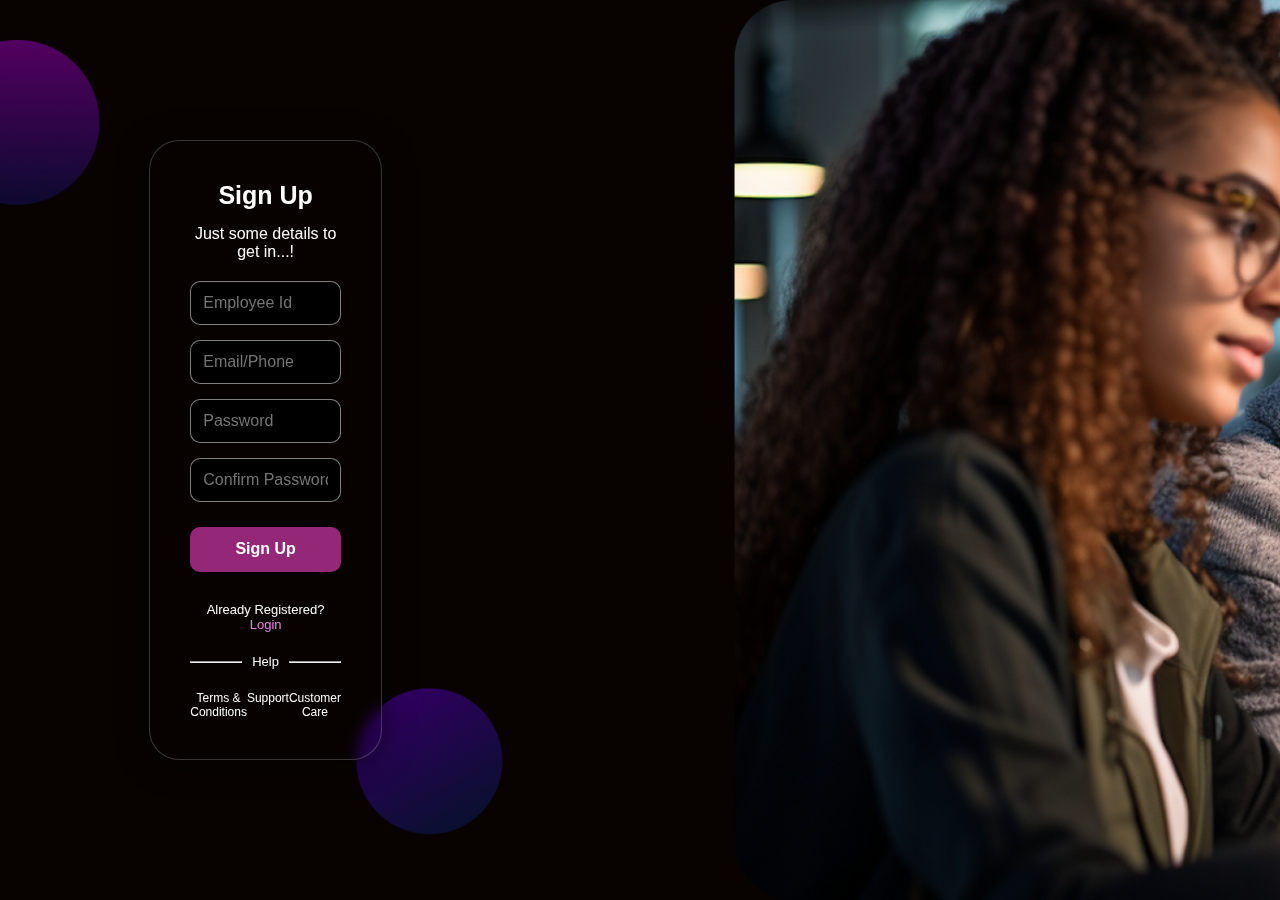
<file: SignUp/index.html>
<!DOCTYPE html>
<html lang="en">
<head>
    <meta charset="UTF-8">
    <meta name="viewport" content="width=device-width, initial-scale=1.0">
    <title>Signup Page</title>
    <link rel="stylesheet" href="styles.css">
</head>
<body>
    <div class="container">
        <div class="signup-box">
            <h2>Sign Up</h2>
            <p class="signup-message">Just some details to get in...!</p>
            <form>
                <div class="input-field">
                    <input type="text" id="employee-id" placeholder="Employee Id" required>
                </div>
                <div class="input-field">
                    <input type="text" id="email-phone" placeholder="Email/Phone" required>
                </div>
                <div class="input-field">
                    <input type="password" id="password" placeholder="Password" required>
                </div>
                <div class="input-field">
                    <input type="password" id="confirm-password" placeholder="Confirm Password" required>
                </div>
                <button class="signup-button" type="submit">Sign Up</button>
            </form>
            <p class="login-link">Already Registered? <a href="#">Login</a></p>

            <div class="divider-with-text">
                <hr class="divider">
                <span class="help-text">Help</span>
                <hr class="divider">
            </div>

            <div class="footer-links">
                <a href="#">Terms & Conditions</a>
                <a href="#">Support</a>
                <a href="#">Customer Care</a>
            </div>
        </div>
    </div>
</body>
</html>
</file>
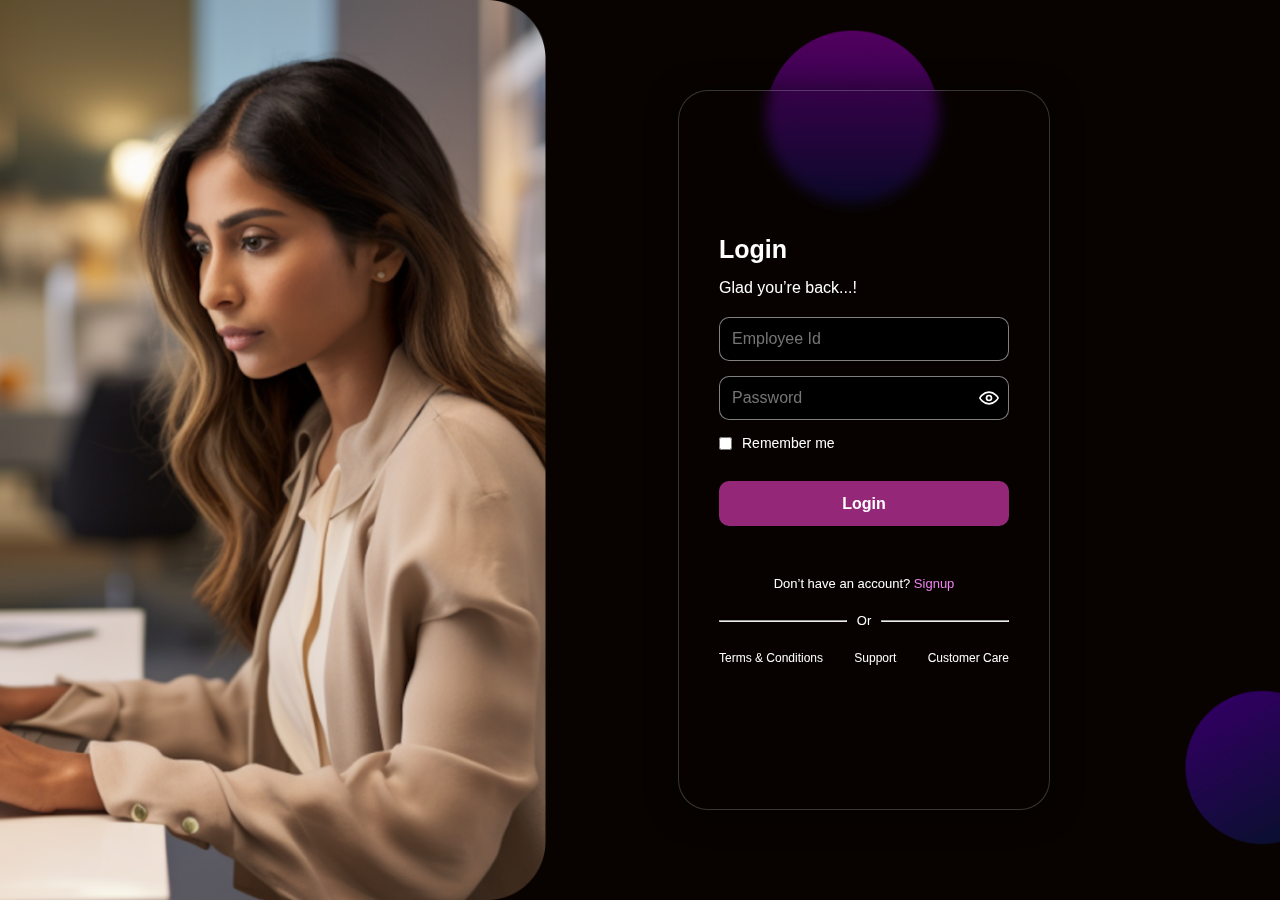
<file: login/login.html>
<!DOCTYPE html>
<html lang="en">
<head>
    <meta charset="UTF-8">
    <meta name="viewport" content="width=device-width, initial-scale=1.0">
    <title>Signup Page</title>
    <link rel="stylesheet" href="styles.css"> <!-- Corrected file name -->
</head>
<body>
    <div class="container">
        <div class="signup-box">
            <h2>Login</h2>
            <p class="signup-message">Glad you’re back...!</p>
            <form>
                <div class="input-field">
                    <input type="text" id="employee-id" placeholder="Employee Id" required>
                </div>
                <div class="input-field">
                    <input type="password" id="passwordInput" placeholder="Password" required>
                    <svg class="eye-icon" id="eyeIcon" xmlns="http://www.w3.org/2000/svg" width="20" height="20" viewBox="0 0 24 24" fill="none" stroke="white" stroke-width="2" stroke-linecap="round" stroke-linejoin="round" style="cursor: pointer;">
                        <path d="M1 12C1 12 4.5 5 12 5s11 7 11 7-3.5 7-11 7S1 12 1 12z"/>
                        <circle cx="12" cy="12" r="3"/>
                    </svg>                    
                </div>
                <div class="remember">
                    <input type="checkbox" id="rememberMe" class="checkbox" />
                    <label for="rememberMe">Remember me</label>
                </div>
                
                <button class="signup-button" type="submit">Login</button>
            </form>
            <p class="login-link">Don’t have an account? <a href="#">Signup</a></p>

            <div class="divider-with-text">
                <hr class="divider">
                <span class="help-text">Or</span>
                <hr class="divider">
            </div>

            <div class="footer-links">
                <a href="#">Terms & Conditions</a>
                <a href="#">Support</a>
                <a href="#">Customer Care</a>
            </div>
        </div>
    </div>

    <!-- JavaScript to toggle password visibility -->
    <script>
        const passwordInput = document.getElementById("passwordInput");
        const eyeIcon = document.getElementById("eyeIcon");
        let isPasswordVisible = false;

        eyeIcon.addEventListener("click", () => {
            if (isPasswordVisible) {
                // Hide password
                passwordInput.type = "password";
                eyeIcon.innerHTML = '<path d="M1 12C1 12 4.5 5 12 5s11 7 11 7-3.5 7-11 7S1 12 1 12z"/><circle cx="12" cy="12" r="3"/>';
            } else {
                // Show password
                passwordInput.type = "text";
                eyeIcon.innerHTML = '<path d="M17.94 17.94A10 10 0 0 1 12 20C4.5 20 1 12 1 12a15.73 15.73 0 0 1 2.46-3.68m3.34-2.32A9.94 9.94 0 0 1 12 4c7.5 0 11 7 11 7a16.2 16.2 0 0 1-2.62 3.86M9 9l6 6M15 9l-6 6"/>';
            }
            isPasswordVisible = !isPasswordVisible;
        });
    </script>
</body>
</html>
</file>
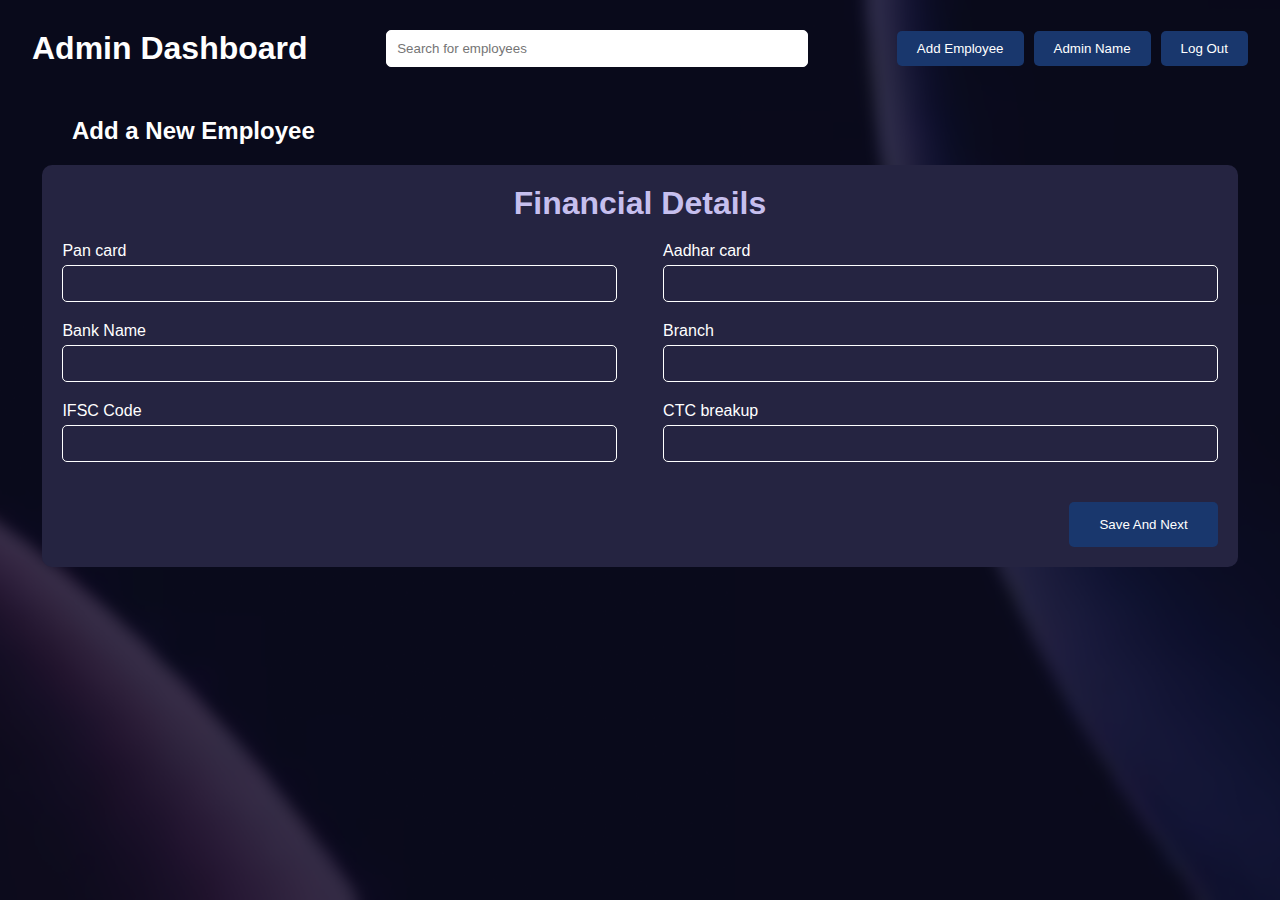
<file: admin dashboard/Admin add Finance details/AdminFinancePage.html>
<!DOCTYPE html>
<html lang="en">
<head>
    <meta charset="UTF-8">
    <meta name="viewport" content="width=device-width, initial-scale=1.0">
    <title>Admin Dashboard</title>
    <link rel="stylesheet" href="stylesfinanceadmin.css">
</head>
<body>
    <div class="container">
        <header>
            <h1>Admin Dashboard</h1>
            <input type="text" placeholder="Search for employees">
            <div class="header-buttons">
                <button>Add Employee</button>
                <button>Admin Name</button>
                <button>Log Out</button>
            </div>
        </header>
        
        <h2>Add a New Employee</h2>

        <main>
            <form class="employee-form">
                <fieldset>
                    <legend>Financial Details</legend>
                    <div class="form-row">
                        <div class="form-group">
                            <label for="Pan-card">Pan card</label>
                            <input type="number" id="Pan-card" name="Pan-card">
                        </div>
                        <div class="form-group">
                            <label for="Aadhar-card">Aadhar card</label>
                            <input type="text" id="Aadhar-card" name="Aadhar-card">
                        </div>
                    </div>
                    <div class="form-row">
                        <div class="form-group">
                            <label for="Bank-Name">Bank Name</label>
                            <input type="text" id="Bank-Name" name="Bank-Name">
                        </div>
                        <div class="form-group">
                            <label for="Branch">Branch</label>
                            <input type="text" id="Branch" name="Branch">
                        </div>
                    </div>
                    <div class="form-row">
                        <div class="form-group">
                            <label for="IFSC-Code">IFSC Code</label>
                            <input type="text" id="IFSC-Code" name="IFSC-Code">
                        </div>
                        <div class="form-group">
                            <label for="CTC-breakup">CTC breakup</label>
                            <input type="text" id="CTC-breakup" name="CTC-breakup">
                        </div>
                    </div>
                    
                </fieldset>
                <button type="submit">Save And Next</button>
            </form>
        </main>
    </div>
</body>
</html>
</file>
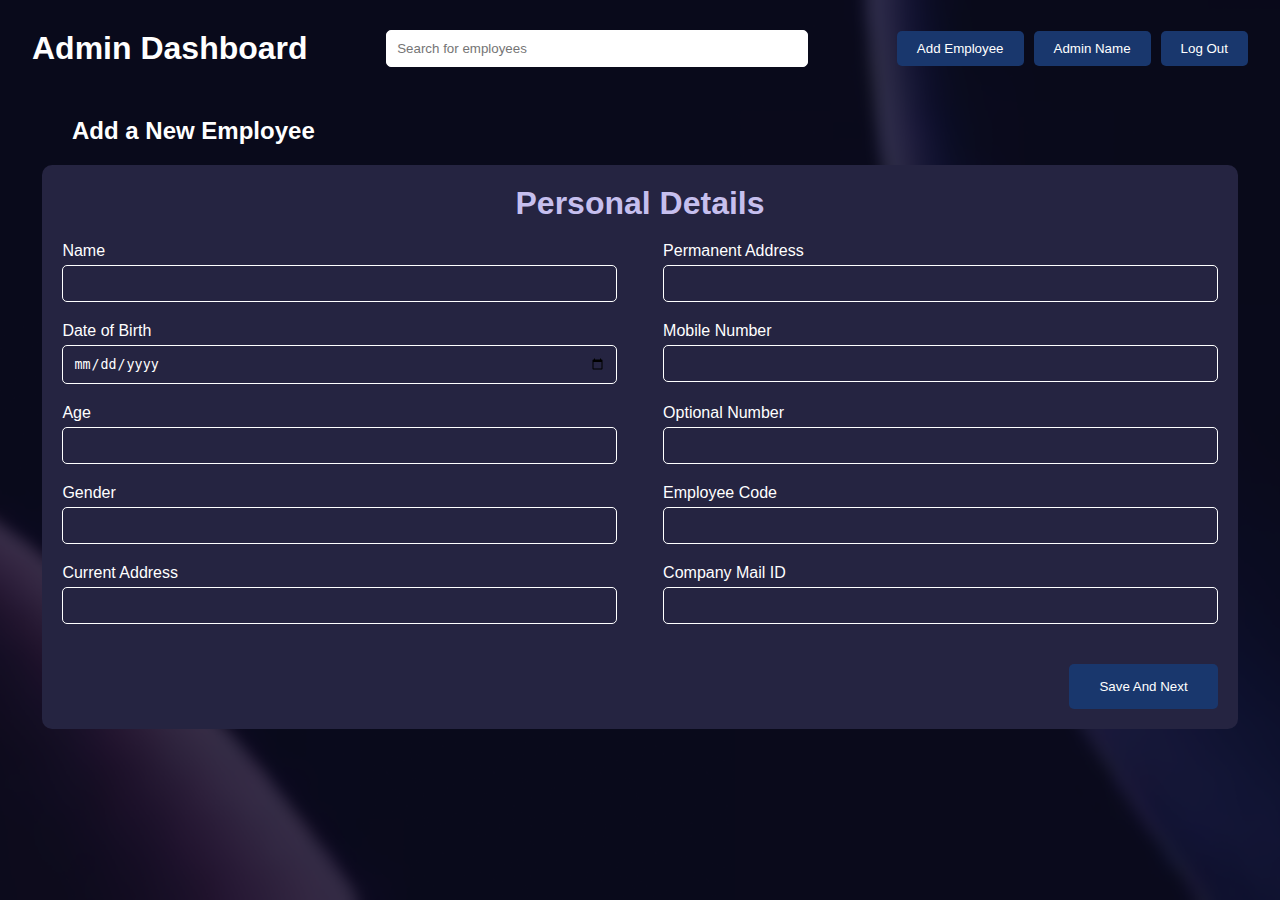
<file: admin dashboard/Admin add personal details/AdminPersonalpage.html>
<!DOCTYPE html>
<html lang="en">
<head>
    <meta charset="UTF-8">
    <meta name="viewport" content="width=device-width, initial-scale=1.0">
    <title>Admin Dashboard</title>
    <link rel="stylesheet" href="stylespersonaladmin.css">
</head>
<body>
    <div class="container">
        <header>
            <h1>Admin Dashboard</h1>
            <input type="text" placeholder="Search for employees">
            <div class="header-buttons">
                <button>Add Employee</button>
                <button>Admin Name</button>
                <button>Log Out</button>
            </div>
        </header>
        <h2>Add a New Employee</h2>
        <main>
            <form class="employee-form">
                <fieldset>
                    <legend>Personal Details</legend>
                    <div class="form-row">
                        <div class="form-group">
                            <label for="name">Name</label>
                            <input type="text" id="name" name="name">
                        </div>
                        <div class="form-group">
                            <label for="permanent-address">Permanent Address</label>
                            <input type="text" id="permanent-address" name="permanent-address">
                        </div>
                    </div>
                    <div class="form-row">
                        <div class="form-group">
                            <label for="dob">Date of Birth</label>
                            <input type="date" id="dob" name="dob">
                        </div>
                        <div class="form-group">
                            <label for="mobile-number">Mobile Number</label>
                            <input type="tel" id="mobile-number" name="mobile-number">
                        </div>
                    </div>
                    <div class="form-row">
                        <div class="form-group">
                            <label for="age">Age</label>
                            <input type="number" id="age" name="age">
                        </div>
                        <div class="form-group">
                            <label for="optional-number">Optional Number</label>
                            <input type="tel" id="optional-number" name="optional-number">
                        </div>
                    </div>
                    <div class="form-row">
                        <div class="form-group">
                            <label for="gender">Gender</label>
                            <input type="text" id="gender" name="gender">
                        </div>
                        <div class="form-group">
                            <label for="employee-code">Employee Code</label>
                            <input type="text" id="employee-code" name="employee-code">
                        </div>
                    </div>
                    <div class="form-row">
                        <div class="form-group">
                            <label for="current-address">Current Address</label>
                            <input type="text" id="current-address" name="current-address">
                        </div>
                        <div class="form-group">
                            <label for="company-mail">Company Mail ID</label>
                            <input type="email" id="company-mail" name="company-mail">
                        </div>
                    </div>
                </fieldset>
                <button type="submit">Save And Next</button>
            </form>
        </main>
    </div>
</body>
</html>
</file>
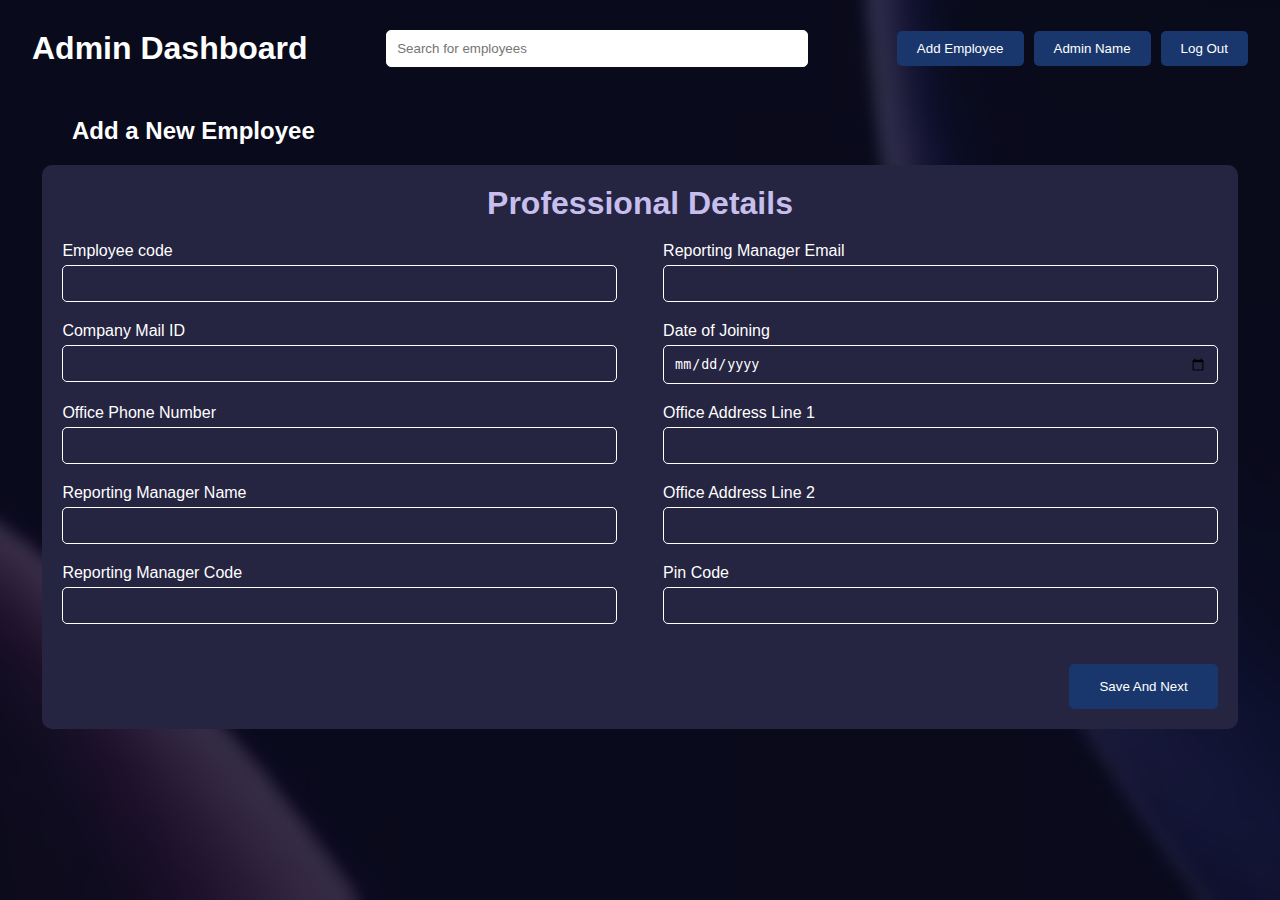
<file: admin dashboard/Admin add Professional details/AdminProfessionalPage.html>
<!DOCTYPE html>
<html lang="en">
<head>
    <meta charset="UTF-8">
    <meta name="viewport" content="width=device-width, initial-scale=1.0">
    <title>Admin Dashboard</title>
    <link rel="stylesheet" href="stylesprofessionaladmin.css">
</head>
<body>
    <div class="container">
        <header>
            <h1>Admin Dashboard</h1>
            <input type="text" placeholder="Search for employees">
            <div class="header-buttons">
                <button>Add Employee</button>
                <button>Admin Name</button>
                <button>Log Out</button>
            </div>
        </header>
        
        <h2>Add a New Employee</h2>

        <main>
            <form class="employee-form">
                <fieldset>
                    <legend>Professional Details</legend>
                    <div class="form-row">
                        <div class="form-group">
                            <label for="empcode">Employee code</label>
                            <input type="number" id="empcode" name="empcode">
                        </div>
                        <div class="form-group">
                            <label for="Reporting-Manager-Email">Reporting Manager Email</label>
                            <input type="email" id="Reporting-Manager-Email" name="Reporting-Manager-Email">
                        </div>
                    </div>
                    <div class="form-row">
                        <div class="form-group">
                            <label for="Company-Mail-ID">Company Mail ID</label>
                            <input type="email" id="Company-Mail-ID" name="Company-Mail-ID">
                        </div>
                        <div class="form-group">
                            <label for="Date-of-Joining">Date of Joining</label>
                            <input type="date" id="Date-of-Joining" name="Date-of-Joining">
                        </div>
                    </div>
                    <div class="form-row">
                        <div class="form-group">
                            <label for="Office-Phone-Number">Office Phone Number</label>
                            <input type="tel" id="Office-Phone-Number" name="Office-Phone-Number">
                        </div>
                        <div class="form-group">
                            <label for="Office-Address-Line-1">Office Address Line 1</label>
                            <input type="text" id="Office-Address-Line-1" name="Office-Address-Line-1">
                        </div>
                    </div>
                    <div class="form-row">
                        <div class="form-group">
                            <label for="Reporting-Manager-Name">Reporting Manager Name</label>
                            <input type="text" id="Reporting-Manager-Name" name="Reporting-Manager-Name">
                        </div>
                        <div class="form-group">
                            <label for="Office-Address-Line-2">Office Address Line 2</label>
                            <input type="text" id="Office-Address-Line-2" name="Office-Address-Line-2">
                        </div>
                    </div>
                    <div class="form-row">
                        <div class="form-group">
                            <label for="Reporting-Manager-Code">Reporting Manager Code</label>
                            <input type="number" id="Reporting-Manager-Code" name="Reporting-Manager-Code">
                        </div>
                        <div class="form-group">
                            <label for="Pin-Code">Pin Code</label>
                            <input type="number" id="Pin-Code" name="Pin-Codel">
                        </div>
                    </div>
                </fieldset>
                <button type="submit">Save And Next</button>
            </form>
        </main>
    </div>
</body>
</html>
</file>
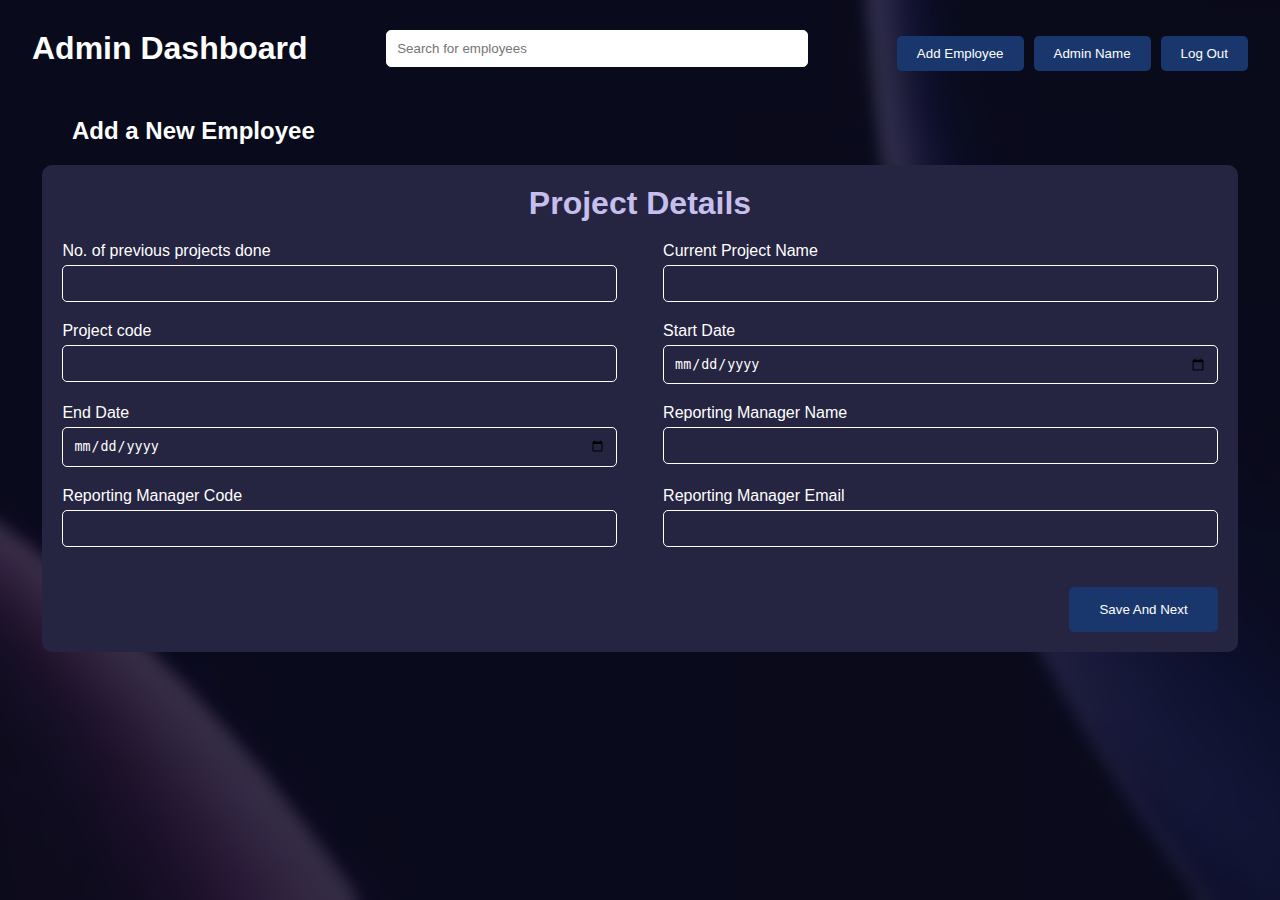
<file: admin dashboard/Admin add Project details/AdminProjectPage.html>
<!DOCTYPE html>
<html lang="en">
<head>
    <meta charset="UTF-8">
    <meta name="viewport" content="width=device-width, initial-scale=1.0">
    <title>Admin Dashboard</title>
    <link rel="stylesheet" href="stylesprojectadmin.css">
</head>
<body>
    <div class="container">
        <header>
            <h1>Admin Dashboard</h1>
            <input type="text" placeholder="Search for employees">
            <div class="header-buttons">
                <button>Add Employee</button>
                <button>Admin Name</button>
                <button>Log Out</button>
            </div>
        </header>
        
        <h2>Add a New Employee</h2>

        <main>
            <form class="employee-form">
                <fieldset>
                    <legend>Project Details</legend>
                    <div class="form-row">
                        <div class="form-group">
                            <label for="projects">No. of previous projects done</label>
                            <input type="number" id="projects" name="No-of-previous-projects-done">
                        </div>
                        <div class="form-group">
                            <label for="Current-Project-Name">Current Project Name</label>
                            <input type="text" id="Current-Project-Name" name="Current-Project-Name">
                        </div>
                    </div>
                    <div class="form-row">
                        <div class="form-group">
                            <label for="Project-code">Project code</label>
                            <input type="text" id="Project-code" name="Project-code">
                        </div>
                        <div class="form-group">
                            <label for="Start-Date">Start Date</label>
                            <input type="date" id="Start-Date" name="Start-Date">
                        </div>
                    </div>
                    <div class="form-row">
                        <div class="form-group">
                            <label for="End-Date">End Date</label>
                            <input type="date" id="End-Date" name="End-Date">
                        </div>
                        <div class="form-group">
                            <label for="Reporting-Manager-Name">Reporting Manager Name</label>
                            <input type="text" id="Reporting-Manager-Name" name="Reporting-Manager-Name">
                        </div>
                    </div>
                    <div class="form-row">
                        <div class="form-group">
                            <label for="Reporting-Manager-Code">Reporting Manager Code</label>
                            <input type="text" id="Reporting-Manager-Code" name="Reporting-Manager-Code">
                        </div>
                        <div class="form-group">
                            <label for="Reporting-Manager-Email">Reporting Manager Email</label>
                            <input type="email" id="Reporting-Manager-Email" name="Reporting-Manager-Email">
                        </div>
                    </div>
                    
                </fieldset>
                <button type="submit">Save And Next</button>
            </form>
        </main>
    </div>
</body>
</html>
</file>
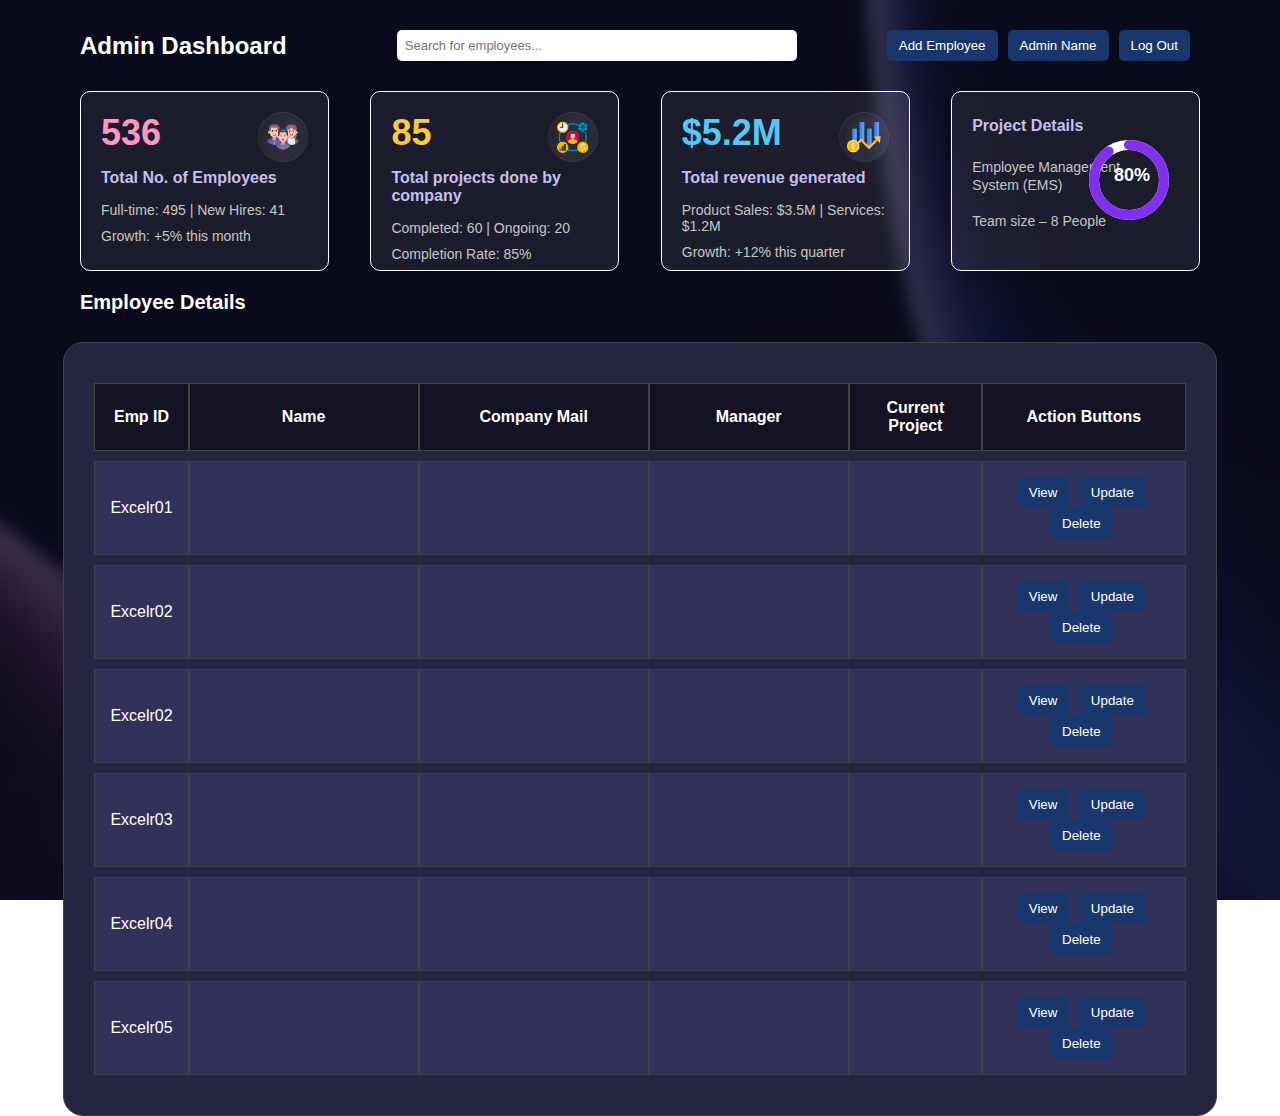
<file: admin dashboard/main dashboard/Dashboard.html>
<!DOCTYPE html>
<html lang="en">
<head>
    <meta charset="UTF-8">
    <meta name="viewport" content="width=device-width, initial-scale=1.0">
    <title>Admin Dashboard</title>
    <link rel="stylesheet" href="style.css">
</head>
<body>
    <div class="dashboard-container">
        <header>
            <h1>Admin Dashboard</h1>
            <input type="text" class="Search"   placeholder="Search for employees...">
            <div class="header-buttons">
                <button class="add-employee-btn">Add Employee</button>
                <button class="admin-name-btn">Admin Name</button>
                <button class="logout-btn">Log Out</button>
            </div>
        </header>

    
            <!-- Cards Section -->
            <section class="dashboard-cards">
                <div class="card">
                    <img src="emp.png" alt="Employee Icon" class="card-icon">
                    <h3>536</h3>
                    <p>Total No. of Employees</p>
                    <span>Full-time: 495 | New Hires: 41</span>
                    <span>Growth: +5% this month</span>
                </div>
                <div class="card">
                    <img src="pro.png" alt="Projects Icon" class="card-icon">
                    <h3>85</h3>
                    <p>Total projects done by company</p>
                    <span>Completed: 60 | Ongoing: 20</span>
                    <span>Completion Rate: 85%</span>
                </div>
                <div class="card">
                    <img src="fin.png" alt="Finance Icon" class="card-icon">
                    <h3>$5.2M</h3>
                    <p>Total revenue generated</p>
                    <span>Product Sales: $3.5M | Services: $1.2M</span>
                    <span>Growth: +12% this quarter</span>
                </div>
                <div class="card">
                    <div>
                        <p class="project-title">Project Details</p><br>
                        <span class="project-name">Employee Management <br> System (EMS)</span><br><br>
                        <span class="team-size">Team size – 8 People</span>
                    </div>
                    <div class="circle-progress">
                        <svg>
                            <circle cx="40" cy="40" r="35"></circle>
                            <circle cx="40" cy="40" r="35" style="stroke-dashoffset: 22;"></circle>
                        </svg>
                        <div class="percentage">80%</div>
                    </div>
                </div>
            </section>

            
        <section class="employee-details">
            <h2>Employee Details</h2><br>
            <table>
                <thead>
                    <tr>
                        <th>Emp ID</th>
                        <th>Name</th>
                        <th>Company Mail</th>
                        <th>Manager</th>
                        <th>Current Project</th>
                        <th>Action Buttons</th>
                    </tr>
                </thead>
                <tbody>
                    <tr>
                        <td>Excelr01</td>
                        <td></td>
                        <td></td>
                        <td></td>
                        <td></td>
                        <td>
                            <button class="view-btn">View</button>
                            <button class="update-btn">Update</button>
                            <button class="delete-btn">Delete</button>
                        </td>
                    </tr>
                    <tr>
                        <td>Excelr02</td>
                        <td></td>
                        <td></td>
                        <td></td>
                        <td></td>
                        <td>
                            <button class="view-btn">View</button>
                            <button class="update-btn">Update</button>
                            <button class="delete-btn">Delete</button>
                        </td>
                    </tr>
                    <tr>
                        <td>Excelr02</td>
                        <td></td>
                        <td></td>
                        <td></td>
                        <td></td>
                        <td>
                            <button class="view-btn">View</button>
                            <button class="update-btn">Update</button>
                            <button class="delete-btn">Delete</button>
                        </td>
                    </tr>
                    <tr>
                        <td>Excelr03</td>
                        <td></td>
                        <td></td>
                        <td></td>
                        <td></td>
                        <td>
                            <button class="view-btn">View</button>
                            <button class="update-btn">Update</button>
                            <button class="delete-btn">Delete</button>
                        </td>
                    </tr>
                    <tr>
                        <td>Excelr04</td>
                        <td></td>
                        <td></td>
                        <td></td>
                        <td></td>
                        <td>
                            <button class="view-btn">View</button>
                            <button class="update-btn">Update</button>
                            <button class="delete-btn">Delete</button>
                        </td>
                    </tr>
                    <tr>
                        <td>Excelr05</td>
                        <td></td>
                        <td></td>
                        <td></td>
                        <td></td>
                        <td>
                            <button class="view-btn">View</button>
                            <button class="update-btn">Update</button>
                            <button class="delete-btn">Delete</button>
                        </td>
                    </tr>
                    <!-- Repeat rows as needed -->
                </tbody>
            </table>
        </section>
    </div>
</body>
</html>
</file>
<file: SignUp/styles.css>
* {
    margin: 0;
    padding: 0;
    box-sizing: border-box;
    font-family: 'Arial', sans-serif;
}

body {
    background: url('bg-image.png') no-repeat center center fixed;
    background-size: cover;
    height: 100vh;
    display: flex;
    justify-content: center; /* Center the form on the screen */
    align-items: center;
    padding: 10%; /* Adjust padding for smaller screens */
}

.container {
    position: relative;
    display: flex;
    flex-direction: column;
    align-items: center;
    justify-content: center;
    height: auto; /* Allow height to adjust dynamically */
    padding: 20px;  
    backdrop-filter: blur(7px);
    border: 1px solid rgba(255, 255, 255, 0.2);
    border-radius: 30px;
    background: rgba(0, 0, 0, 0.1);
    box-shadow: 0 4px 30px rgba(0, 0, 0, 0.5);
    margin: 5%;
    width: 100%;
    max-width: 400px; /* Set a max width for larger screens */
    margin-right: 800px;
}

.signup-box {
    padding: 20px;
    color: white;
    width: 100%;
}

h2 {
    margin-bottom: 5px;
    font-size: 25px;
    font-family: "Noto Sans-SemiBold", Helvetica;
    text-align: center; /* Center the heading */
}

.signup-message {
    margin-top: 15px;
    font-size: 16px;
    color: white;
    text-align: center; /* Center the message */
    margin-bottom: 20px;
}

.input-field {
    margin-bottom: 15px;
}

.input-field input {
    width: 100%;
    padding: 12px;
    border: 1px solid rgba(255, 255, 255, 0.5);
    border-radius: 10px;
    background: rgba(0, 0, 0, 0.7);
    color: white;
    font-size: 1rem;
    outline: none;
    backdrop-filter: blur(5px);
}

.signup-button {
    width: 100%;
    font-size: 16px;
    font-weight: 600;
    height: 45px;
    margin-top: 10px;
    margin-bottom: 20px;
    padding: 10px;
    background-color: #952779;
    color: white;
    border: none;
    border-radius: 10px;
    cursor: pointer;
    transition: background-color 0.3s ease;
}

.signup-button:hover {
    background-color: #7A42F4;
}

.login-link {
    margin-top: 10px;
    font-size: 13px;
    text-align: center;
}

.login-link a {
    color: violet;
    text-decoration: none;
}

.divider-with-text {
    display: flex;
    align-items: center;
    margin: 20px 0;
}

.divider {
    flex: 1;
    height: 1px;
    background: rgba(255, 255, 255, 0.5);
}

.help-text {
    margin: 0 10px;
    color: white;
    font-size: 13px;
    line-height: 1.5;
}

.footer-links {
    display: flex;
    justify-content: space-between;
    margin-top: 10px;
    width: 100%;
    text-align: center;
}

.footer-links a {
    color: white;
    text-decoration: none;
    font-size: 12px;
}

.footer-links a:hover {
    color: violet;
}

/* Responsive Styling */
@media (max-width: 768px) {
    body {
        padding: 5%;
    }

    .container {
        margin-left: 0;
        margin-right: 0;
        width: 100%;
        max-width: 350px; /* Slightly reduce the width for medium screens */
    }

    .signup-message, h2 {
        text-align: center;
    }
}

@media (max-width: 480px) {
    .container {
        padding: 15px;
        max-width: 100%; /* Use full width on small screens */
    }

    .signup-button {
        font-size: 14px;
        height: 40px;
    }

    h2 {
        font-size: 22px;
    }

    .input-field input {
        padding: 10px;
        font-size: 0.9rem;
    }

    .footer-links {
        flex-direction: column;
        text-align: center;
    }

    .footer-links a {
        margin-bottom: 10px;
    }
}
</file>
<file: login/styles.css>
body {
    margin: 0;
    padding: 0;
    height: 100vh;
    background-image: url('images/bg-image.png');
    background-size: cover;
    background-position: center;
    display: flex;
    justify-content: flex-end;
    align-items: center;
}

* {
    margin: 0;
    padding: 0;
    box-sizing: border-box;
    font-family: 'Arial', sans-serif;
}

.container {
    position: relative;
    display: flex;
    flex-direction: column;
    align-items: center;
    justify-content: center;
    height: 80vh;
    padding: 20px;
    backdrop-filter: blur(7px);
    border: 1px solid rgba(255, 255, 255, 0.2);
    border-radius: 30px;
    background: rgba(0, 0, 0, 0.1);
    box-shadow: 0 4px 30px rgba(0, 0, 0, 0.5);
    margin-right: 230px;
}

.signup-box {
    padding: 20px;
    color: white;
    width: 330px;
}

h2 {
    margin-bottom: 5px;
    font-size: 25px;
    font-family: "Noto Sans-SemiBold", Helvetica;
}

.signup-message {
    margin-top: 15px;
    font-size: 16px;
    color: white;
    text-align: left;
    margin-bottom: 20px;
}

.input-field {
    position: relative;
    margin-bottom: 15px;
}

.input-field input {
    width: 100%;
    max-width: 350px;
    padding: 12px 40px 12px 12px;
    border: 1px solid rgba(255, 255, 255, 0.5);
    border-radius: 10px;
    background: rgba(0, 0, 0, 0.7);
    color: white;
    font-size: 1rem;
    outline: none;
    backdrop-filter: blur(5px);
}

.eye-icon {
    position: absolute;
    right: 10px;
    top: 50%;
    transform: translateY(-50%);
    cursor: pointer;
    width: 20px;
    height: 20px;
}

.remember {
    text-align: left;
    margin-bottom: 20px;
    display: flex;
    align-items: center;
}

.remember input[type="checkbox"] {
    margin-right: 10px;
    cursor: pointer;
}

.remember label {
    color: white;
    font-size: 14px;
    cursor: pointer;
}

.signup-button {
    font-size: 16px;
    font-weight: 600;
    width: 100%;
    height: 45px;
    margin-top: 10px;
    margin-bottom: 40px;
    padding: 10px;
    background-color: #952779;
    color: white;
    border: none;
    border-radius: 10px;
    cursor: pointer;
    transition: background-color 0.3s ease;
}

.signup-button:hover {
    background-color: #7A42F4;
}

.login-link {
    margin-top: 10px;
    font-size: 13px;
    text-align: center;
}

.login-link a {
    color: violet;
    text-decoration: none;
}

.divider-with-text {
    display: flex;
    align-items: center;
    margin: 20px 0;
}

.divider {
    flex: 1;
    height: 1px;
    background: rgba(255, 255, 255, 0.5);
}

.help-text {
    margin: 0 10px;
    color: white;
    font-size: 13px;
    line-height: 1.5;
}

.footer-links {
    display: flex;
    justify-content: space-between;
    margin-top: 10px;
    width: 100%;
}

.footer-links a {
    color: white;
    text-decoration: none;
    font-size: 12px;
}

.footer-links a:hover {
    color: violet;
}

/* Media Query for Responsive Design */
@media (max-width: 768px) {
    body {
        justify-content: center;
    }

    .container {
        margin-right: 0;
        padding: 10px;
        height: auto;
        width: 100%;
    }

    .signup-box {
        width: 100%;
        padding: 10px;
    }

    h2 {
        font-size: 22px;
    }

    .signup-message {
        font-size: 14px;
    }

    .input-field input {
        padding: 10px;
    }

    .signup-button {
        height: 40px;
        font-size: 15px;
    }

    .login-link {
        font-size: 12px;
    }

    .help-text {
        font-size: 12px;
    }

    .footer-links {
        flex-direction: column;
        align-items: center;
        text-align: center;
    }

    .footer-links a {
        margin: 5px 0;
    }
}


/* Responsive Styling */
@media (max-width: 768px) {
    body {
        padding: 5%;
    }

    .container {
        margin-left: 0;
        margin-right: 0;
        width: 100%;
        max-width: 350px; /* Slightly reduce the width for medium screens */
    }

    .signup-message, h2 {
        text-align: center;
    }
}


@media (max-width: 480px) {
    h2 {
        font-size: 20px;
    }

    .signup-message {
        font-size: 12px;
    }

    .signup-button {
        font-size: 14px;
    }

    .help-text {
        font-size: 11px;
    }

    .footer-links a {
        font-size: 11px;
    }
}
</file>
<file: admin dashboard/Admin add Finance details/stylesfinanceadmin.css>
body {
    font-family: Arial, sans-serif;
    color: #fff;
    margin: 0;
    padding: 0;
    background-image: url('./imagebackground.png'); /* Replace with your image path */
    background-size: cover; /* Ensure the image covers the entire viewport */
    background-repeat: no-repeat; /* Prevent the image from repeating */
    background-attachment: fixed; /* Make sure the image stays fixed when scrolling */
    background-position: center; /* Center the background image */
}

.container {
    width: 95%;
    margin: 0 auto;
    padding: 0 20px; /* Add padding to the container */
}

header {
    width: 100%; /* Use full width */
    max-width: 1600px; /* Increase max-width to allow more content width */
    margin: 0 auto; /* Center the header */
    display: flex;
    flex-wrap: wrap; /* Allow header items to wrap on smaller screens */
    justify-content: space-between;
    align-items: center;
    padding: 20px 0;
}

header h1 {
    margin: 0; /* Remove default margin */
    padding-left: 0; /* Remove any left padding */
}

header input[type="text"] {
    padding: 10px;
    border-radius: 5px;
    border: none;
    width: 100%; /* Make it responsive */
    max-width: 400px; /* Set a max-width */
    margin: 10px 0; /* Add margin for spacing */
    border: 1px solid white;
}

.header-buttons {
    display: flex;
    flex-wrap: wrap; /* Allow buttons to wrap */
}

.header-buttons button {
    background-color: #19376D;
    color: #fff;
    border: none;
    padding: 10px 20px;
    margin-left: 10px;
    border-radius: 5px;
    cursor: pointer;
}

h2 {
    margin-top: 20px;
    margin-left: 40px;
}

main {
    background-color: #252441; 
    padding: 20px;
    border-radius: 10px;
    margin-top: 20px;
    max-width: 1600px; /* Increase max-width to match the header */
    width: 95%; /* Increase width of the main section */
    margin: 0 auto; /* Center the main section */
}

.employee-form fieldset {
    border: none;
    padding: 0;
    margin: 0;
    text-align: left;
}

.employee-form legend {
    font-size: 2em;
    margin-bottom: 20px;
    text-align: center;
    color: #C6BFEE;
    font-weight: bold;
}

.employee-form .form-row {
    display: flex;
    flex-wrap: wrap; /* Allow form rows to wrap */
    justify-content: space-between;
    margin-bottom: 20px;
}

.employee-form .form-group {
    width: 48%;
    margin-right: 10px; /* Add margin to create space between form groups */
}

.employee-form .form-group:last-child {
    margin-right: 0; /* Remove margin for the last form group */
}

.employee-form label {
    display: block;
    margin-bottom: 5px;
}

.employee-form input[type="text"],
.employee-form input[type="date"],
.employee-form input[type="number"],
.employee-form input[type="tel"],
.employee-form input[type="email"] {
    width: 100%;
    padding: 10px;
    border-radius: 5px;
    border: 1px solid white;
    background-color: transparent;
    color: #fff;
    box-sizing: border-box; /* Ensure padding doesn't exceed the container */
}

.employee-form button[type="submit"] {
    background-color: #19376D;
    color: #fff;
    border: none;
    padding: 15px 30px;
    border-radius: 5px;
    cursor: pointer;
    margin-top: 20px;
    display: block;
    margin-left: auto;
}

.employee-form button[type="submit"]:hover {
    background-color: #4b4bdc; 
    color: #000000;
    transition: background-color 0.3s ease, color 0.3s ease;
}

.header-buttons button:hover {
    background-color: #4b4bdc; 
    color: #000000;
    transition: background-color 0.3s ease, color 0.3s ease;
}

/* Media Queries for Responsiveness */
@media (max-width: 768px) {
    header {
        flex-direction: column; /* Stack header elements vertically */
        align-items: flex-start; /* Align items to the start */
    }
    header input[type="text"] {
        max-width: 100%; /* Full width on smaller screens */
    }
    .employee-form .form-group {
        width: 100%; /* Full width on smaller screens */
        margin-right: 0; /* Remove right margin */
    }
}
</file>
<file: admin dashboard/Admin add personal details/stylespersonaladmin.css>
body {
    font-family: Arial, sans-serif;
    color: #fff;
    margin: 0;
    padding: 0;
    background-image: url('./imagebackground.png'); /* Replace with your image path */
    background-size: cover; /* Ensure the image covers the entire viewport */
    background-repeat: no-repeat; /* Prevent the image from repeating */
    background-attachment: fixed; /* Make sure the image stays fixed when scrolling */
    background-position: center; /* Center the background image */
}

.container {
    width: 95%;
    margin: 0 auto;
    padding: 0 20px; /* Add padding to the container */
}

header {
    width: 100%; /* Use full width */
    max-width: 1600px; /* Increase max-width to allow more content width */
    margin: 0 auto; /* Center the header */
    display: flex;
    flex-wrap: wrap; /* Allow header items to wrap on smaller screens */
    justify-content: space-between;
    align-items: center;
    padding: 20px 0;
}

header h1 {
    margin: 0; /* Remove default margin */
    padding-left: 0; /* Remove any left padding */
}

header input[type="text"] {
    padding: 10px;
    border-radius: 5px;
    border: none;
    width: 100%; /* Make it responsive */
    max-width: 400px; /* Set a max-width */
    margin: 10px 0; /* Add margin for spacing */
    border: 1px solid white;
}

.header-buttons {
    display: flex;
    flex-wrap: wrap; /* Allow buttons to wrap */
}

.header-buttons button {
    background-color: #19376D;
    color: #fff;
    border: none;
    padding: 10px 20px;
    margin-left: 10px;
    border-radius: 5px;
    cursor: pointer;
}

h2 {
    margin-top: 20px;
    margin-left: 40px;
}

main {
    background-color: #252441; 
    padding: 20px;
    border-radius: 10px;
    margin-top: 20px;
    max-width: 1600px; /* Increase max-width to match the header */
    width: 95%; /* Increase width of the main section */
    margin: 0 auto; /* Center the main section */
}

.employee-form fieldset {
    border: none;
    padding: 0;
    margin: 0;
    text-align: left;
}

.employee-form legend {
    font-size: 2em;
    margin-bottom: 20px;
    text-align: center;
    color: #C6BFEE;
    font-weight: bold;
}

.employee-form .form-row {
    display: flex;
    flex-wrap: wrap; /* Allow form rows to wrap */
    justify-content: space-between;
    margin-bottom: 20px;
}

.employee-form .form-group {
    width: 48%;
    margin-right: 10px; /* Add margin to create space between form groups */
}

.employee-form .form-group:last-child {
    margin-right: 0; /* Remove margin for the last form group */
}

.employee-form label {
    display: block;
    margin-bottom: 5px;
}

.employee-form input[type="text"],
.employee-form input[type="date"],
.employee-form input[type="number"],
.employee-form input[type="tel"],
.employee-form input[type="email"] {
    width: 100%;
    padding: 10px;
    border-radius: 5px;
    border: 1px solid white;
    background-color: transparent;
    color: #fff;
    box-sizing: border-box; /* Ensure padding doesn't exceed the container */
}

.employee-form button[type="submit"] {
    background-color: #19376D;
    color: #fff;
    border: none;
    padding: 15px 30px;
    border-radius: 5px;
    cursor: pointer;
    margin-top: 20px;
    display: block;
    margin-left: auto;
}

.employee-form button[type="submit"]:hover {
    background-color: #4b4bdc; 
    color: #000000;
    transition: background-color 0.3s ease, color 0.3s ease;
}

.header-buttons button:hover {
    background-color: #4b4bdc; 
    color: #000000;
    transition: background-color 0.3s ease, color 0.3s ease;
}

/* Media Queries for Responsiveness */
@media (max-width: 768px) {
    header {
        flex-direction: column; /* Stack header elements vertically */
        align-items: flex-start; /* Align items to the start */
    }
    header input[type="text"] {
        max-width: 100%; /* Full width on smaller screens */
    }
    .employee-form .form-group {
        width: 100%; /* Full width on smaller screens */
        margin-right: 0; /* Remove right margin */
    }
}
</file>
<file: admin dashboard/Admin add Professional details/stylesprofessionaladmin.css>
body {
    font-family: Arial, sans-serif;
    color: #fff;
    margin: 0;
    padding: 0;
    background-image: url('./imagebackground.png'); /* Replace with your image path */
    background-size: cover; /* Ensure the image covers the entire viewport */
    background-repeat: no-repeat; /* Prevent the image from repeating */
    background-attachment: fixed; /* Make sure the image stays fixed when scrolling */
    background-position: center; /* Center the background image */
}

.container {
    width: 95%;
    margin: 0 auto;
    padding: 0 20px; /* Add padding to the container */
}

header {
    width: 100%; /* Use full width */
    max-width: 1600px; /* Increase max-width to allow more content width */
    margin: 0 auto; /* Center the header */
    display: flex;
    flex-wrap: wrap; /* Allow header items to wrap on smaller screens */
    justify-content: space-between;
    align-items: center;
    padding: 20px 0;
}

header h1 {
    margin: 0; /* Remove default margin */
    padding-left: 0; /* Remove any left padding */
}

header input[type="text"] {
    padding: 10px;
    border-radius: 5px;
    border: none;
    width: 100%; /* Make it responsive */
    max-width: 400px; /* Set a max-width */
    margin: 10px 0; /* Add margin for spacing */
    border: 1px solid white;
}

.header-buttons {
    display: flex;
    flex-wrap: wrap; /* Allow buttons to wrap */
}

.header-buttons button {
    background-color: #19376D;
    color: #fff;
    border: none;
    padding: 10px 20px;
    margin-left: 10px;
    border-radius: 5px;
    cursor: pointer;
}

h2 {
    margin-top: 20px;
    margin-left: 40px;
}

main {
    background-color: #252441; 
    padding: 20px;
    border-radius: 10px;
    margin-top: 20px;
    max-width: 1600px; /* Increase max-width to match the header */
    width: 95%; /* Increase width of the main section */
    margin: 0 auto; /* Center the main section */
}

.employee-form fieldset {
    border: none;
    padding: 0;
    margin: 0;
    text-align: left;
}

.employee-form legend {
    font-size: 2em;
    margin-bottom: 20px;
    text-align: center;
    color: #C6BFEE;
    font-weight: bold;
}

.employee-form .form-row {
    display: flex;
    flex-wrap: wrap; /* Allow form rows to wrap */
    justify-content: space-between;
    margin-bottom: 20px;
}

.employee-form .form-group {
    width: 48%;
    margin-right: 10px; /* Add margin to create space between form groups */
}

.employee-form .form-group:last-child {
    margin-right: 0; /* Remove margin for the last form group */
}

.employee-form label {
    display: block;
    margin-bottom: 5px;
}

.employee-form input[type="text"],
.employee-form input[type="date"],
.employee-form input[type="number"],
.employee-form input[type="tel"],
.employee-form input[type="email"] {
    width: 100%;
    padding: 10px;
    border-radius: 5px;
    border: 1px solid white;
    background-color: transparent;
    color: #fff;
    box-sizing: border-box; /* Ensure padding doesn't exceed the container */
}

.employee-form button[type="submit"] {
    background-color: #19376D;
    color: #fff;
    border: none;
    padding: 15px 30px;
    border-radius: 5px;
    cursor: pointer;
    margin-top: 20px;
    display: block;
    margin-left: auto;
}

.employee-form button[type="submit"]:hover {
    background-color: #4b4bdc; 
    color: #000000;
    transition: background-color 0.3s ease, color 0.3s ease;
}

.header-buttons button:hover {
    background-color: #4b4bdc; 
    color: #000000;
    transition: background-color 0.3s ease, color 0.3s ease;
}

/* Media Queries for Responsiveness */
@media (max-width: 768px) {
    header {
        flex-direction: column; /* Stack header elements vertically */
        align-items: flex-start; /* Align items to the start */
    }
    header input[type="text"] {
        max-width: 100%; /* Full width on smaller screens */
    }
    .employee-form .form-group {
        width: 100%; /* Full width on smaller screens */
        margin-right: 0; /* Remove right margin */
    }
}
</file>
<file: admin dashboard/Admin add Project details/stylesprojectadmin.css>
body {
    font-family: Arial, sans-serif;
    color: #fff;
    margin: 0;
    padding: 0;
    background-image: url('./imagebackground.png'); /* Replace with your image path */
    background-size: cover; /* Ensure the image covers the entire viewport */
    background-repeat: no-repeat; /* Prevent the image from repeating */
    background-attachment: fixed; /* Make sure the image stays fixed when scrolling */
    background-position: center; /* Center the background image */
}

.container {
    width: 95%;
    margin: 0 auto;
    padding: 0 20px; /* Add padding to the container */
}

header {
    width: 100%; /* Use full width */
    max-width: 1600px; /* Increase max-width to allow more content width */
    margin: 0 auto; /* Center the header */
    display: flex;
    flex-wrap: wrap; /* Allow items to wrap on smaller screens */
    justify-content: space-between;
    align-items: center;
    padding: 20px 0;
}
header h1 {
    margin: 0; /* Remove default margin */
    padding-left: 0; /* Remove any left padding */
}

header input[type="text"] {
    padding: 10px;
    border-radius: 5px;
    border: none;
    width: 100%; /* Full width for smaller screens */
    max-width: 400px; /* Limit width on larger screens */
    margin: 10px 0; /* Add margin to the input for spacing */
    border: 1px solid white;
}

.header-buttons {
    display: flex;
    flex-wrap: wrap; /* Allow buttons to wrap on smaller screens */
}

.header-buttons button {
    background-color: #19376D;
    color: #fff;
    border: none;
    padding: 10px 20px;
    margin-left: 10px;
    margin-top: 10px; /* Add margin for spacing */
    border-radius: 5px;
    cursor: pointer;
}

h2 {
    margin-top: 20px;
    margin-left: 40px;
}

main {
    background-color: #252441; 
    padding: 20px;
    border-radius: 10px;
    margin-top: 20px;
    max-width: 1600px; /* Increase max-width to match the header */
    width: 95%; /* Increase width of the main section */
    margin: 0 auto; /* Center the main section */
}

.employee-form fieldset {
    border: none;
    padding: 0;
    margin: 0;
    text-align: left;
}

.employee-form legend {
    font-size: 2em;
    margin-bottom: 20px;
    text-align: center;
    color: #C6BFEE;
    font-weight: bold;
}

.employee-form .form-row {
    display: flex;
    flex-wrap: wrap; /* Allow form rows to wrap */
    justify-content: space-between;
    margin-bottom: 20px;
}

.employee-form .form-group {
    width: 48%;
    margin-right: 10px; /* Add margin to create space between form groups */
}

.employee-form .form-group:last-child {
    margin-right: 0; /* Remove margin for the last form group */
}

.employee-form label {
    display: block;
    margin-bottom: 5px;
}

.employee-form input[type="text"],
.employee-form input[type="date"],
.employee-form input[type="number"],
.employee-form input[type="tel"],
.employee-form input[type="email"] {
    width: 100%;
    padding: 10px;
    border-radius: 5px;
    border: 1px solid white;
    background-color: transparent;
    color: #fff;
    box-sizing: border-box; /* Ensure padding doesn't exceed the container */
}

.employee-form button[type="submit"] {
    background-color: #19376D;
    color: #fff;
    border: none;
    padding: 15px 30px;
    border-radius: 5px;
    cursor: pointer;
    margin-top: 20px;
    display: block;
    margin-left: auto;
}

.employee-form button[type="submit"]:hover {
    background-color: #4b4bdc; 
    color: #000000;
    transition: background-color 0.3s ease, color 0.3s ease;
}

.header-buttons button:hover {
    background-color: #4b4bdc; 
    color: #000000;
    transition: background-color 0.3s ease, color 0.3s ease;
}

/* Media Queries for Responsiveness */
@media (max-width: 700px) {
    header {
        flex-direction: column; /* Stack items vertically */
        align-items: flex-start; /* Align items to the start */
    }

    header input[type="text"] {
        margin-left: 0; /* Remove margin on smaller screens */
    }

    .header-buttons {
        justify-content: flex-start; /* Align buttons to the start */
        width: 100%; /* Full width */
    }

    .header-buttons button {
        margin-left: 0; /* Remove left margin on smaller screens */
        width: 100%; /* Full width buttons */
        margin-top: 10px; /* Add margin for spacing */
    }

    .employee-form .form-group {
        width: 100%; /* Full width for form groups on smaller screens */
        margin-right: 0; /* Remove margin for smaller screens */
    }
}
</file>
<file: admin dashboard/main dashboard/style.css>
* {
    margin: 0;
    padding: 0;
    box-sizing: border-box;
    font-family: Arial, sans-serif;
}

body, html {
    height: 100%;
    background-image: url("./imagebackground.png");
    background-size: cover;
    background-repeat: no-repeat;
    background-attachment: fixed;
    background-position: center;
    margin: 0%;
    color: white;
}

.dashboard-container {
    padding: 20px;
    background-image: url("./imagebackground.png");
    height: 100%;
    background-position: center;
    background-repeat: no-repeat;
    background-size: cover;
}

header {
    display: flex;
    justify-content: space-between;
    align-items: center;
    padding: 10px 0;
    flex-wrap: wrap; /* Allows wrapping on smaller screens */
}

h1 {
    font-size: 24px;
    margin-left: 60px;
}

input[type="text"] {
    padding: 8px;
    border-radius: 5px;
    border: none;
    width: 400px;
    font-size: small;
    margin-left: 20px; /* Adjusted margin for smaller screens */
}

.header-buttons {
    display: flex;
    gap: 10px;
    flex-wrap: wrap; /* Allows wrapping on smaller screens */
}

button {
    background-color: #19376D;
    color: white;
    padding: 8px 12px;
    border: none;
    border-radius: 5px;
    cursor: pointer;
}

button:hover {
    background-color: #3457b2;
}

.employee-details {
    margin-top: 20px;
}

h2 {
    font-size: 20px;
    margin-bottom: 10px;
    margin-left: 60px;
}

table {
    width: 93%;
    margin: 0 auto;
    border-collapse: separate;
    border-spacing: 0 10px;
    background-color: #252441;
    padding: 30px;
    border: 1px solid #252441;
    border-radius: 20px;
}

th, td {
    padding: 15px;
    text-align: center;
}

th {
    background-color: #131324;
    border-top: none;
}

td {
    background-color: #32315A;
}

th:nth-child(2), td:nth-child(2) {
    width: 230px;
}

th:nth-child(3), td:nth-child(3) {
    width: 230px;
}

th:nth-child(4), td:nth-child(4) {
    width: 200px;
}

td button {
    margin-right: 5px;
}

.view-btn, .update-btn, .delete-btn {
    background-color: #19376D;
}

.view-btn:hover, .update-btn:hover, .delete-btn:hover {
    background-color: #3457b2;
}

.logout-btn {
    margin-right: 70px;
}

table, th, td {
    border: 1px solid rgb(67, 65, 65);
}

/* Dashboard Cards Section */
.dashboard-cards {
    display: flex;
    justify-content: space-between;
    margin: 20px 60px;
    flex-wrap: wrap; /* Allows wrapping on smaller screens */
}

/* Individual Card Styling */
.card {
    background-color: rgba(255, 255, 255, 0.08);
    border: 1px solid rgba(255, 255, 255, 1);
    border-radius: 10px;
    padding: 20px;
    width: calc(24% - 20px); /* Adjusted for spacing */
    height: 180px; /* Adjusted height */
    text-align: left;
    color: white;
    box-shadow: 0 4px 6px rgba(0, 0, 0, 0.1);
    display: flex;
    flex-direction: column;
    gap: 10px;
    position: relative; /* To position the circle inside the card */
}

/* Card Icon */
.card-icon {
    position: absolute;
    top: 20px;
    right: 20px;
    width: 50px;
    height: 50px;
}

h3 {
    font-size: 36px;
    margin: 0;
}

p {
    font-size: 16px;
    margin: 5px 0;
    font-weight: 600;
    color: #C6BFEE;
}

.card span {
    font-size: 14px;
    color: #c5c5c5;
}

/* Specific adjustments for each card */
.card:nth-child(1) h3 {
    color: #FF97C1;
}

.card:nth-child(2) h3 {
    color: #F9C941;
}

.card:nth-child(3) h3 {
    color: #57C7F8;
}

/* Circular Progress Bar for the last card */
.circle-progress {
    position: absolute;
    bottom: 50px; /* Adjust to fit within the card */
    right: 30px; /* Adjust for alignment */
    width: 80px;
    height: 80px;
}

.circle-progress svg {
    width: 100%;
    height: 100%;
    transform: rotate(-90deg);
}

.circle-progress circle {
    width: 100%;
    height: 100%;
    fill: none;
    stroke-width: 10;
    stroke: rgb(255, 255, 255);
    cx: 40;
    cy: 40;
    r: 35;
    stroke-dasharray: 220;
    stroke-linecap: round;
}

.circle-progress circle:nth-child(2) {
    stroke: #802FF3;
    stroke-dashoffset: 300;
    transition: stroke-dashoffset 0.5s ease;
}

.percentage {
    position: absolute;
    top: 25px;
    left: 25px;
    font-size: 18px;
    color: white;
    font-weight: bold;
}

/* Media Queries for Responsiveness */
@media (max-width: 1200px) {
    .card {
        width: calc(48% - 20px); /* Adjust to two cards per row */
    }
}

@media (max-width: 800px) {
    header {
        flex-direction: column; /* Stack header elements vertically */
        align-items: flex-start; /* Align to the start */
        margin-left: 10px; /* Adjust margin */
    }

    input[type="text"] {
        width: 100%; /* Full width for smaller screens */
        margin-left: 0; /* Reset margin */
        margin-top: 10px; /* Add margin top */
    }

    .dashboard-cards {
        margin: 20px 10px; /* Adjust margins for smaller screens */
    }

    .card {
        width: calc(100% - 20px); /* Full width for smaller screens */
        margin-bottom: 20px; /* Add margin below each card */
    }
}

@media (max-width: 600px) {
    h1 {
        font-size: 20px; /* Adjust heading size */
    }

    h2 {
        font-size: 18px; /* Adjust subheading size */
        margin-left: 20px; /* Adjust margin */
    }

    table {
        width: 100%; /* Full width for the table */
    }

    th, td {
        font-size: 14px; /* Adjust font size */
    }
}

@media (max-width: 300px) {
    .dashboard-cards {
        display: flex;
        flex-wrap: wrap;
    }

    .card {
        width: calc(50% - 10px); /* Two cards side by side */
        margin: 5px; /* Adjust spacing */
    }
}
</file>
